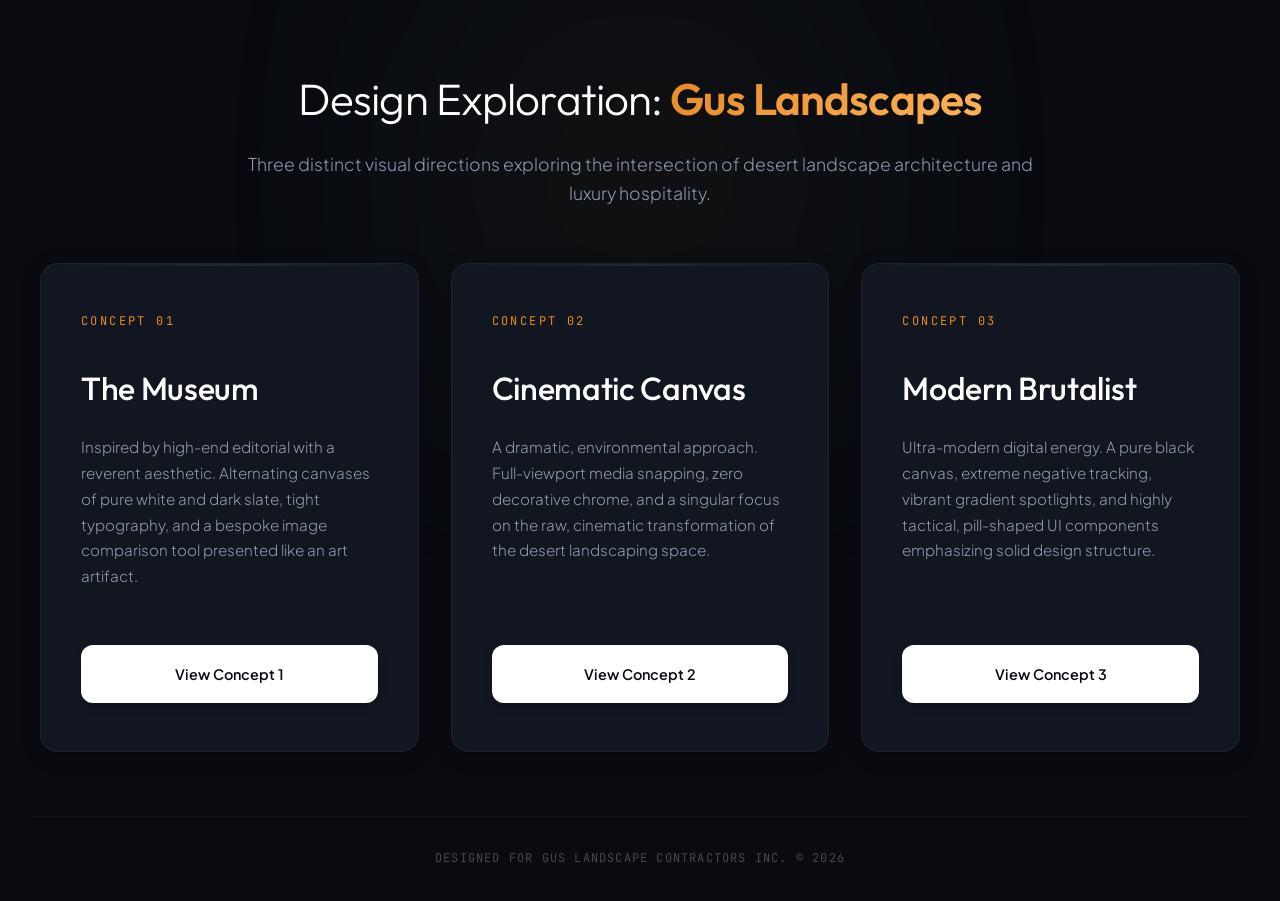
<file: index.html>
<!DOCTYPE html>
<html lang="en">
<head>
    <meta charset="UTF-8">
    <meta name="viewport" content="width=device-width, initial-scale=1.0">
    <title>Design Exploration: Gus Landscapes</title>
    <link rel="stylesheet" href="shared.css">
    <style>
        :root {
            --bg-hub: #090b11;
            --card-bg: #121620;
            --card-border: rgba(255, 255, 255, 0.05);
            --card-border-hover: rgba(231, 139, 36, 0.3);
            --text-muted: #8e9bb0;
            --accent-gold: #e78b24;
            --accent-sage: #5f8a5a;
        }

        body {
            background-color: var(--bg-hub);
            color: #f8fafc;
            font-family: 'Plus Jakarta Sans', sans-serif;
            min-height: 100vh;
            display: flex;
            flex-direction: column;
            justify-content: space-between;
            align-items: center;
            padding: 4rem 2rem 2rem 2rem;
            position: relative;
            overflow-x: hidden;
        }

        /* Subtle radial ambient glow behind the hub */
        body::before {
            content: '';
            position: absolute;
            top: 20%;
            left: 50%;
            transform: translate(-50%, -50%);
            width: 600px;
            height: 600px;
            background: radial-gradient(circle, rgba(231, 139, 36, 0.05) 0%, rgba(95, 138, 90, 0.03) 50%, transparent 100%);
            z-index: -1;
            pointer-events: none;
            filter: blur(80px);
        }

        .header-section {
            text-align: center;
            max-width: 800px;
            margin-bottom: 3.5rem;
            opacity: 0;
            transform: translateY(-20px);
            animation: slideDown 1s cubic-bezier(0.16, 1, 0.3, 1) forwards;
        }

        @keyframes slideDown {
            to {
                opacity: 1;
                transform: translateY(0);
            }
        }

        .main-title {
            font-family: 'Outfit', sans-serif;
            font-size: 2.75rem;
            font-weight: 300;
            letter-spacing: -0.02em;
            margin-bottom: 1rem;
            color: #ffffff;
        }

        .main-title span {
            font-weight: 600;
            background: linear-gradient(135deg, var(--accent-gold), #ffb259);
            -webkit-background-clip: text;
            -webkit-text-fill-color: transparent;
        }

        .subtitle {
            font-family: 'Plus Jakarta Sans', sans-serif;
            font-size: 1.1rem;
            font-weight: 300;
            color: var(--text-muted);
            line-height: 1.6;
        }

        .cards-grid {
            display: grid;
            grid-template-columns: repeat(3, 1fr);
            gap: 2rem;
            max-width: 1200px;
            width: 100%;
            margin-bottom: auto;
            opacity: 0;
            transform: translateY(30px);
            animation: slideUp 1.2s cubic-bezier(0.16, 1, 0.3, 1) 0.2s forwards;
        }

        @keyframes slideUp {
            to {
                opacity: 1;
                transform: translateY(0);
            }
        }

        @media (max-width: 968px) {
            .cards-grid {
                grid-template-columns: 1fr;
                gap: 1.5rem;
            }
            body {
                padding: 2rem 1.5rem;
            }
            .main-title {
                font-size: 2.25rem;
            }
        }

        .concept-card {
            background-color: var(--card-bg);
            border: 1px solid var(--card-border);
            border-radius: 18px;
            padding: 3rem 2.5rem;
            display: flex;
            flex-direction: column;
            justify-content: space-between;
            min-height: 480px;
            transition: var(--transition-smooth);
            position: relative;
            overflow: hidden;
            box-shadow: 0 4px 20px rgba(0, 0, 0, 0.2);
        }

        /* Ambient glow line on card top border */
        .concept-card::after {
            content: '';
            position: absolute;
            top: 0;
            left: 0;
            width: 100%;
            height: 2px;
            background: linear-gradient(90deg, transparent, rgba(255, 255, 255, 0.08), transparent);
            transition: var(--transition-smooth);
        }

        .concept-card:hover {
            transform: translateY(-8px);
            border-color: var(--card-border-hover);
            box-shadow: 0 20px 40px rgba(0, 0, 0, 0.4), 
                        0 0 40px rgba(231, 139, 36, 0.05);
        }

        .concept-card:hover::after {
            background: linear-gradient(90deg, transparent, var(--accent-gold), transparent);
        }

        .card-number {
            font-family: 'JetBrains Mono', monospace;
            font-size: 0.75rem;
            color: var(--accent-gold);
            text-transform: uppercase;
            letter-spacing: 0.2em;
            margin-bottom: 2rem;
        }

        .card-title {
            font-family: 'Outfit', sans-serif;
            font-size: 2rem;
            font-weight: 500;
            color: #ffffff;
            margin-bottom: 1.25rem;
            letter-spacing: -0.01em;
        }

        .card-desc {
            font-size: 0.95rem;
            color: var(--text-muted);
            line-height: 1.7;
            font-weight: 300;
            margin-bottom: 3.5rem;
        }

        .card-btn {
            font-family: 'Plus Jakarta Sans', sans-serif;
            font-weight: 600;
            font-size: 0.9rem;
            text-align: center;
            color: #090b11;
            background-color: #ffffff;
            border: none;
            padding: 1.1rem 2rem;
            border-radius: 12px;
            text-decoration: none;
            cursor: pointer;
            transition: var(--transition-smooth);
            display: block;
            width: 100%;
            box-shadow: 0 4px 10px rgba(0, 0, 0, 0.15);
        }

        .concept-card:hover .card-btn {
            background-color: var(--accent-gold);
            color: #ffffff;
            box-shadow: 0 6px 15px rgba(231, 139, 36, 0.3);
        }

        /* Specific card hover highlights */
        .concept-card.c1:hover {
            border-color: rgba(95, 138, 90, 0.3);
        }
        .concept-card.c1:hover .card-btn {
            background-color: var(--accent-sage);
            box-shadow: 0 6px 15px rgba(95, 138, 90, 0.3);
        }

        .concept-card.c3:hover {
            border-color: rgba(255, 255, 255, 0.2);
        }
        .concept-card.c3:hover .card-btn {
            background-color: #ffffff;
            color: #000000;
            box-shadow: 0 6px 15px rgba(255, 255, 255, 0.2);
        }

        .footer-hub {
            text-align: center;
            font-family: 'JetBrains Mono', monospace;
            font-size: 0.75rem;
            color: rgba(255, 255, 255, 0.25);
            text-transform: uppercase;
            letter-spacing: 0.1em;
            margin-top: 4rem;
            border-top: 1px solid rgba(255, 255, 255, 0.03);
            width: 100%;
            padding-top: 2rem;
        }

        /* Hide the concept switcher in the hub page since it's redundant */
        .concept-switcher-container {
            display: none !important;
        }
    </style>
</head>
<body>

    <div class="header-section">
        <h1 class="main-title">Design Exploration: <span>Gus Landscapes</span></h1>
        <p class="subtitle">Three distinct visual directions exploring the intersection of desert landscape architecture and luxury hospitality.</p>
    </div>

    <div class="cards-grid">
        <!-- Concept 01: The Museum -->
        <div class="concept-card c1">
            <div>
                <div class="card-number">Concept 01</div>
                <h2 class="card-title">The Museum</h2>
                <p class="card-desc">Inspired by high-end editorial with a reverent aesthetic. Alternating canvases of pure white and dark slate, tight typography, and a bespoke image comparison tool presented like an art artifact.</p>
            </div>
            <a href="concept1.html" class="card-btn">View Concept 1</a>
        </div>

        <!-- Concept 02: Cinematic Canvas -->
        <div class="concept-card c2">
            <div>
                <div class="card-number">Concept 02</div>
                <h2 class="card-title">Cinematic Canvas</h2>
                <p class="card-desc">A dramatic, environmental approach. Full-viewport media snapping, zero decorative chrome, and a singular focus on the raw, cinematic transformation of the desert landscaping space.</p>
            </div>
            <a href="concept2.html" class="card-btn">View Concept 2</a>
        </div>

        <!-- Concept 03: Modern Brutalist -->
        <div class="concept-card c3">
            <div>
                <div class="card-number">Concept 03</div>
                <h2 class="card-title">Modern Brutalist</h2>
                <p class="card-desc">Ultra-modern digital energy. A pure black canvas, extreme negative tracking, vibrant gradient spotlights, and highly tactical, pill-shaped UI components emphasizing solid design structure.</p>
            </div>
            <a href="concept3.html" class="card-btn">View Concept 3</a>
        </div>
    </div>

    <footer class="footer-hub">
        Designed for Gus Landscape Contractors Inc. &copy; 2026
    </footer>

    <!-- Shared JS containing dynamic switcher logic (though switcher is hidden on index, it's nice to keep in lifecycle) -->
    <script src="main.js"></script>
</body>
</html>
</file>
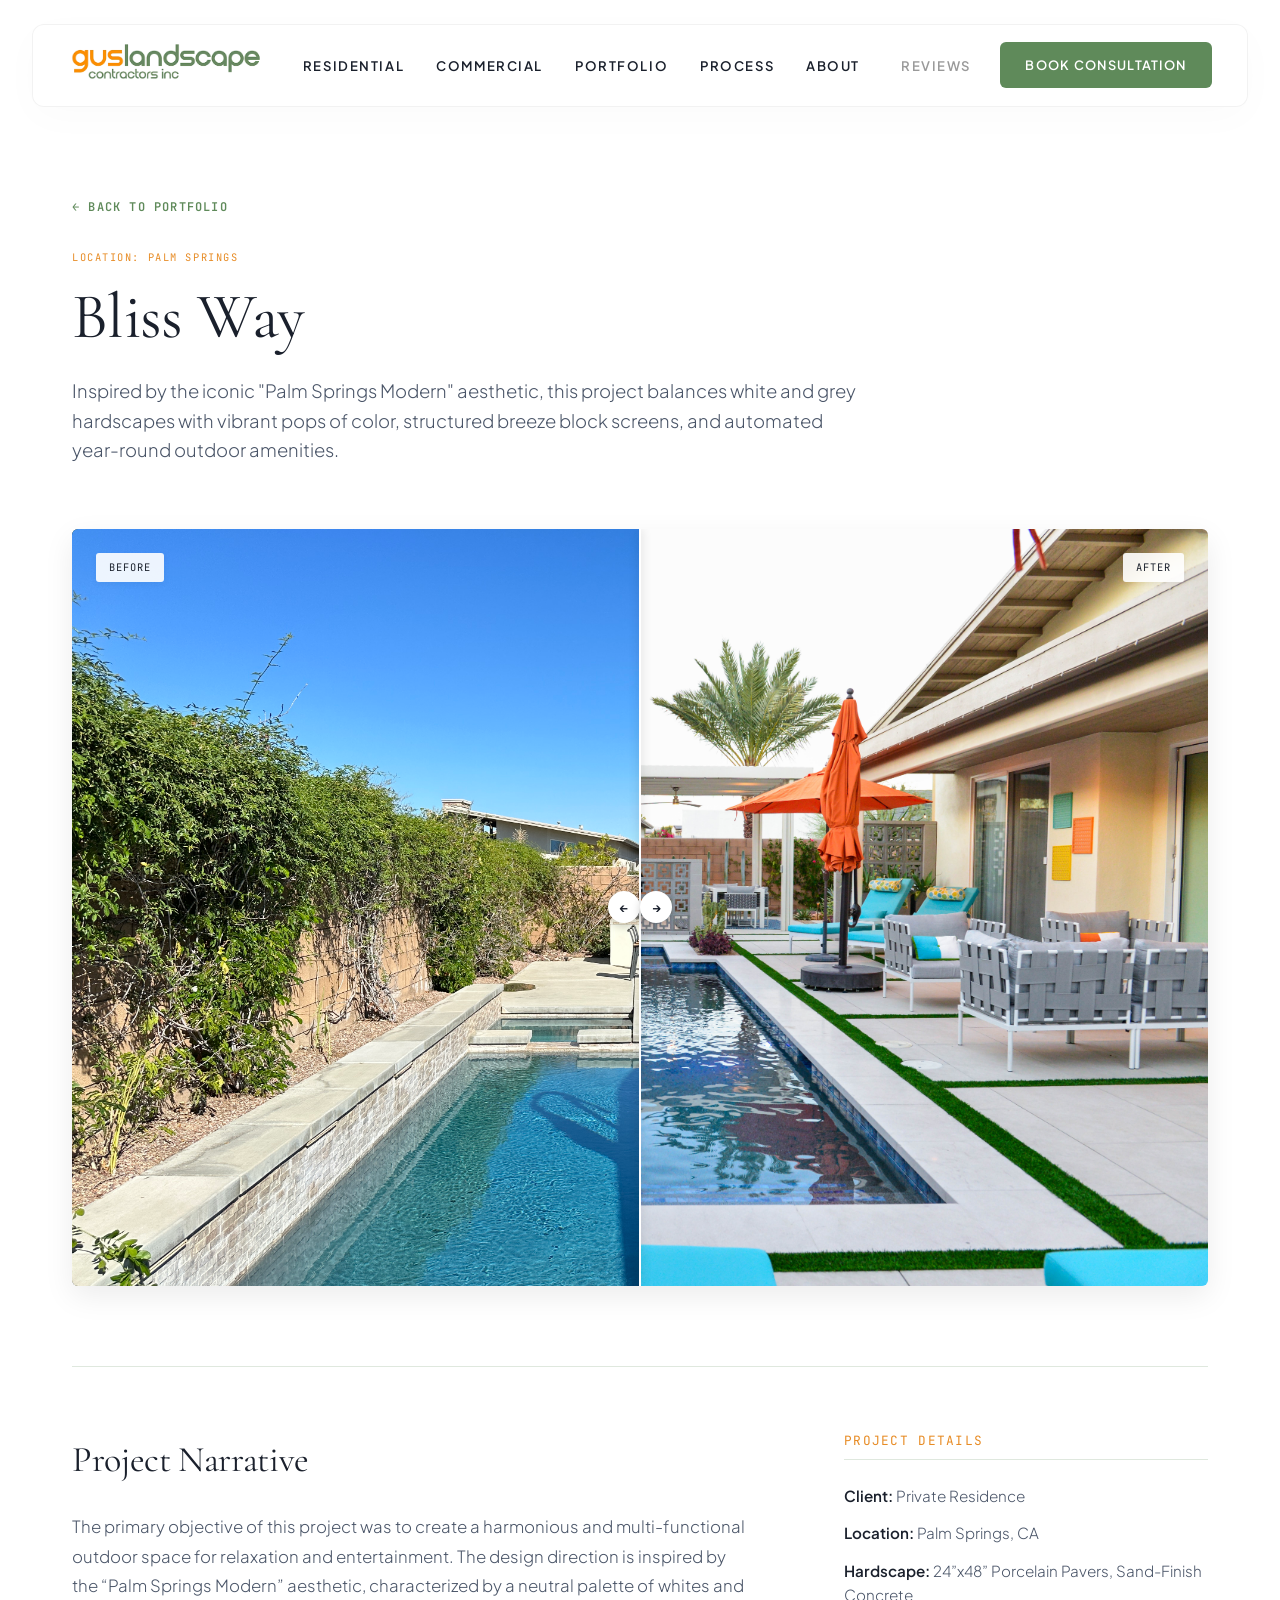
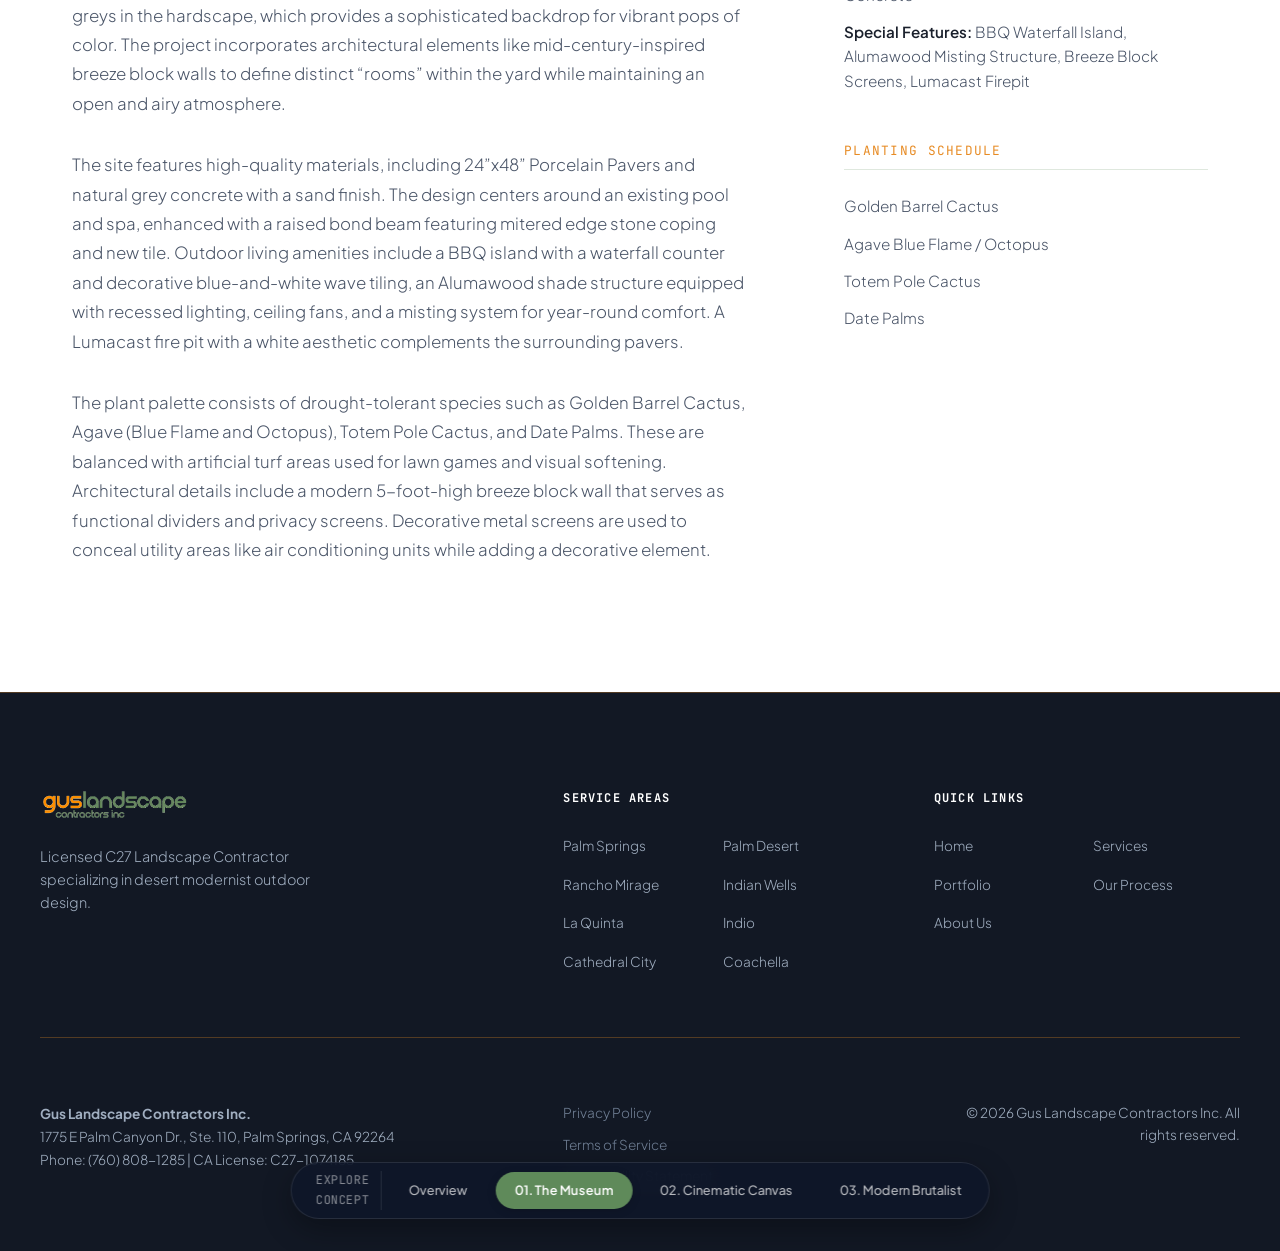
<file: project-bliss-way.html>
<!DOCTYPE html>
<html lang="en">
<head>
    <meta charset="UTF-8">
    <meta name="viewport" content="width=device-width, initial-scale=1.0">
    <title>Bliss Way Project | Gus Landscapes</title>
    <meta name="description" content="Bliss Way modern landscaping renovation in Palm Springs, CA by Gus Landscape Contractors.">
    <link rel="stylesheet" href="shared.css">
    <link rel="stylesheet" href="concept1.css">
</head>
<body class="theme-museum page-fade-in">

    <!-- Creative Floating Navigation (Same as Concept 1) -->
    <header class="museum-header">
        <div class="header-container">
            <a href="index.html" class="logo-link">
                <img src="Images/logo_transparent.png" alt="Gus Landscape Contractors Inc." class="museum-logo">
            </a>
            <div class="nav-wrapper">
                <nav class="primary-nav">
                    <a href="concept1.html#services" class="nav-link">Residential</a>
                    <a href="concept1.html#services" class="nav-link">Commercial</a>
                    <a href="concept1.html#portfolio" class="nav-link">Portfolio</a>
                    <a href="concept1.html#process" class="nav-link">Process</a>
                    <a href="concept1.html#about" class="nav-link">About</a>
                </nav>
            </div>
            <div class="utility-nav">
                <a href="concept1.html#reviews" class="nav-link-sub">Reviews</a>
                <a href="concept1.html#contact" class="header-cta-btn">Book Consultation</a>
            </div>
        </div>
    </header>

    <main>
        <!-- Project Detail Section -->
        <section class="project-detail-hero">
            <div class="project-header-info">
                <a href="concept1.html#portfolio" class="back-link">&larr; Back to Portfolio</a>
                <span class="detail-label" style="display:block; margin-bottom:1rem; color:var(--color-orange)">LOCATION: PALM SPRINGS</span>
                <h1 class="project-title">Bliss Way</h1>
                <p class="project-summary">Inspired by the iconic "Palm Springs Modern" aesthetic, this project balances white and grey hardscapes with vibrant pops of color, structured breeze block screens, and automated year-round outdoor amenities.</p>
            </div>

            <!-- Before/After Slider Component -->
            <div class="project-detail-visual">
                <div class="before-after-slider">
                    <div class="slider-container">
                        <img src="Images/case_studies/bliss_way_after.jpg" alt="Bliss Way After" class="img-after">
                        <div class="img-before" style="width: 50%;">
                            <img src="Images/case_studies/bliss_way_before.jpg" alt="Bliss Way Before">
                        </div>
                        <div class="slider-handle" style="left: 50%;">
                            <div class="slider-arrow arrow-left">&#8592;</div>
                            <div class="slider-line"></div>
                            <div class="slider-arrow arrow-right">&#8594;</div>
                        </div>
                        <div class="badge-tag before-badge">Before</div>
                        <div class="badge-tag after-badge">After</div>
                    </div>
                </div>
            </div>

            <!-- Project Narrative and Specifications -->
            <div class="project-narrative-container">
                <div class="narrative-main">
                    <h2>Project Narrative</h2>
                    <p>The primary objective of this project was to create a harmonious and multi-functional outdoor space for relaxation and entertainment. The design direction is inspired by the “Palm Springs Modern” aesthetic, characterized by a neutral palette of whites and greys in the hardscape, which provides a sophisticated backdrop for vibrant pops of color. The project incorporates architectural elements like mid-century-inspired breeze block walls to define distinct “rooms” within the yard while maintaining an open and airy atmosphere.</p>
                    <p>The site features high-quality materials, including 24”x48” Porcelain Pavers and natural grey concrete with a sand finish. The design centers around an existing pool and spa, enhanced with a raised bond beam featuring mitered edge stone coping and new tile. Outdoor living amenities include a BBQ island with a waterfall counter and decorative blue-and-white wave tiling, an Alumawood shade structure equipped with recessed lighting, ceiling fans, and a misting system for year-round comfort. A Lumacast fire pit with a white aesthetic complements the surrounding pavers.</p>
                    <p>The plant palette consists of drought-tolerant species such as Golden Barrel Cactus, Agave (Blue Flame and Octopus), Totem Pole Cactus, and Date Palms. These are balanced with artificial turf areas used for lawn games and visual softening. Architectural details include a modern 5-foot-high breeze block wall that serves as functional dividers and privacy screens. Decorative metal screens are used to conceal utility areas like air conditioning units while adding a decorative element.</p>
                </div>
                <div class="narrative-sidebar">
                    <div class="sidebar-block">
                        <h4>Project Details</h4>
                        <ul>
                            <li><strong>Client:</strong> Private Residence</li>
                            <li><strong>Location:</strong> Palm Springs, CA</li>
                            <li><strong>Hardscape:</strong> 24”x48” Porcelain Pavers, Sand-Finish Concrete</li>
                            <li><strong>Special Features:</strong> BBQ Waterfall Island, Alumawood Misting Structure, Breeze Block Screens, Lumacast Firepit</li>
                        </ul>
                    </div>
                    <div class="sidebar-block">
                        <h4>Planting Schedule</h4>
                        <ul>
                            <li>Golden Barrel Cactus</li>
                            <li>Agave Blue Flame / Octopus</li>
                            <li>Totem Pole Cactus</li>
                            <li>Date Palms</li>
                        </ul>
                    </div>
                </div>
            </div>
        </section>
    </main>

    <!-- Footer (Same as Concept 1) -->
    <footer class="museum-footer">
        <div class="footer-container">
            <div class="footer-row-top">
                <div class="footer-col-brand">
                    <img src="Images/logo_transparent.png" alt="Gus Landscapes" class="footer-logo">
                    <p class="brand-tagline">Licensed C27 Landscape Contractor specializing in desert modernist outdoor design.</p>
                </div>
                <div class="footer-col-links">
                    <h5 class="footer-col-title">Service Areas</h5>
                    <ul class="footer-links-list">
                        <li><a href="concept1.html#contact">Palm Springs</a></li>
                        <li><a href="concept1.html#contact">Palm Desert</a></li>
                        <li><a href="concept1.html#contact">Rancho Mirage</a></li>
                        <li><a href="concept1.html#contact">Indian Wells</a></li>
                        <li><a href="concept1.html#contact">La Quinta</a></li>
                        <li><a href="concept1.html#contact">Indio</a></li>
                        <li><a href="concept1.html#contact">Cathedral City</a></li>
                        <li><a href="concept1.html#contact">Coachella</a></li>
                    </ul>
                </div>
                <div class="footer-col-links">
                    <h5 class="footer-col-title">Quick Links</h5>
                    <ul class="footer-links-list">
                        <li><a href="concept1.html">Home</a></li>
                        <li><a href="concept1.html#services">Services</a></li>
                        <li><a href="concept1.html#portfolio">Portfolio</a></li>
                        <li><a href="concept1.html#process">Our Process</a></li>
                        <li><a href="concept1.html#about">About Us</a></li>
                    </ul>
                </div>
            </div>
            <div class="footer-row-bottom">
                <div class="nap-data">
                    <strong>Gus Landscape Contractors Inc.</strong><br>
                    1775 E Palm Canyon Dr., Ste. 110, Palm Springs, CA 92264<br>
                    Phone: (760) 808-1285 | CA License: C27-1074185
                </div>
                <div class="compliance-links">
                    <a href="#privacy">Privacy Policy</a>
                    <a href="#terms">Terms of Service</a>
                    <a href="#accessibility">Accessibility Statement</a>
                </div>
                <div class="copyright">
                    &copy; 2026 Gus Landscape Contractors Inc. All rights reserved.
                </div>
            </div>
        </div>
    </footer>

    <!-- Shared JS script containing interactive controllers -->
    <script src="main.js"></script>
</body>
</html>
</file>
<file: shared.css>
/* ==========================================
   Shared Stylesheet for Gus Landscapes Redesign
   Contains: Resets, Fonts, Variables, Utilities, Switcher Layout
   ========================================== */

/* Import Google Fonts */
@import url('https://fonts.googleapis.com/css2?family=Cormorant+Garamond:ital,wght@0,300;0,400;0,600;1,400&family=DM+Sans:wght@300;400;500;700&family=JetBrains+Mono:wght@400;500;700&family=Outfit:wght@300;400;600;800&family=Plus+Jakarta+Sans:wght@300;400;500;600;700&family=Syne:wght@400;700;800&display=swap');

:root {
    /* Logo Brand Colors */
    --color-orange: #E78B24;
    --color-sage: #5F8A5A;
    --color-sage-light: #8EAE8A;
    --color-sage-dark: #3F5E3B;

    /* Base Colors */
    --bg-dark: #0f172a;
    --bg-light: #faf9f6;
    --text-dark: #1e293b;
    --text-light: #f8fafc;
    
    /* Spacing & Transitions */
    --transition-smooth: all 0.4s cubic-bezier(0.16, 1, 0.3, 1);
    --transition-quick: all 0.2s ease;
}

/* Modern CSS Reset */
*, *::before, *::after {
    box-sizing: border-box;
    margin: 0;
    padding: 0;
}

html {
    scroll-behavior: smooth;
    -webkit-font-smoothing: antialiased;
    -moz-osx-font-smoothing: grayscale;
}

body {
    font-family: 'Plus Jakarta Sans', sans-serif;
    color: var(--text-dark);
    background-color: var(--bg-light);
    overflow-x: hidden;
    line-height: 1.6;
}

/* Premium Floating Theme Switcher */
.concept-switcher-container {
    position: fixed;
    bottom: 2rem;
    left: 50%;
    transform: translateX(-50%) translateY(0);
    z-index: 9999;
    transition: var(--transition-smooth);
}

.concept-switcher-container:hover {
    transform: translateX(-50%) translateY(-4px);
}

.concept-switcher {
    display: flex;
    align-items: center;
    gap: 0.5rem;
    padding: 0.5rem;
    background: rgba(15, 23, 42, 0.85);
    backdrop-filter: blur(12px);
    -webkit-backdrop-filter: blur(12px);
    border: 1px solid rgba(255, 255, 255, 0.1);
    border-radius: 999px;
    box-shadow: 0 10px 30px rgba(0, 0, 0, 0.3);
}

.concept-switcher-label {
    font-family: 'JetBrains Mono', monospace;
    font-size: 0.75rem;
    color: rgba(255, 255, 255, 0.5);
    padding: 0 0.75rem 0 1rem;
    text-transform: uppercase;
    letter-spacing: 0.05em;
    border-right: 1px solid rgba(255, 255, 255, 0.1);
}

.concept-switcher-btn {
    font-family: 'Plus Jakarta Sans', sans-serif;
    font-size: 0.8rem;
    font-weight: 500;
    color: rgba(255, 255, 255, 0.7);
    text-decoration: none;
    padding: 0.5rem 1.2rem;
    border-radius: 999px;
    transition: var(--transition-smooth);
    border: none;
    background: transparent;
    cursor: pointer;
    white-space: nowrap;
}

.concept-switcher-btn:hover {
    color: #fff;
    background: rgba(255, 255, 255, 0.1);
}

.concept-switcher-btn.active {
    color: #0f172a;
    background: #fff;
    font-weight: 600;
    box-shadow: 0 2px 8px rgba(0, 0, 0, 0.15);
}

/* Switcher custom behavior based on active concepts */
body.theme-museum .concept-switcher-btn.active-museum {
    background: var(--color-sage);
    color: #fff;
}

body.theme-cinema .concept-switcher-btn.active-cinema {
    background: var(--color-orange);
    color: #fff;
}

body.theme-brutalist .concept-switcher-btn.active-brutalist {
    background: #fff;
    color: #000;
    font-family: 'JetBrains Mono', monospace;
    border: 1px solid #000;
}

/* Quick Page Transition Animation */
.page-fade-in {
    animation: fadeIn 0.8s cubic-bezier(0.16, 1, 0.3, 1) forwards;
}

@keyframes fadeIn {
    from {
        opacity: 0;
        transform: translateY(10px);
    }
    to {
        opacity: 1;
        transform: translateY(0);
    }
}

/* Hide scrollbar utility for Cinematic snapping */
.no-scrollbar::-webkit-scrollbar {
    display: none;
}
.no-scrollbar {
    -ms-overflow-style: none;
    scrollbar-width: none;
}
</file>
<file: concept1.css>
/* ==========================================
   Concept 1: The Museum (High-End Editorial)
   Theme: Luxury design magazine layout, alternating
   light and dark slates, elegant typography, serif
   headings, 1px borders, and custom slider styles.
   ========================================== */

:root {
    --museum-bg-light: #ffffff;
    --museum-bg-dark: #121824;
    --museum-border-color: rgba(95, 138, 90, 0.2); /* stand out green for light sections */
    --museum-border-dark: rgba(231, 139, 36, 0.3);  /* stand out orange for dark sections */
    --museum-text-dark: #1a202c;
    --museum-text-light: #f7fafc;
}

body.theme-museum {
    font-family: 'Plus Jakarta Sans', sans-serif;
    color: var(--museum-text-dark);
    background-color: var(--museum-bg-light);
}

/* Typography Overrides */
.theme-museum h1, 
.theme-museum h2, 
.theme-museum h3, 
.theme-museum h4 {
    font-family: 'Cormorant Garamond', serif;
    font-weight: 400;
    letter-spacing: -0.01em;
    color: var(--museum-text-dark);
}

/* Scroll reveal initial states */
.theme-museum .reveal-on-scroll {
    opacity: 0;
    transform: translateY(20px);
    transition: opacity 1.2s cubic-bezier(0.16, 1, 0.3, 1), transform 1.2s cubic-bezier(0.16, 1, 0.3, 1);
    will-change: transform, opacity;
}

.theme-museum .reveal-on-scroll.revealed {
    opacity: 1;
    transform: translateY(0);
}

.theme-museum .reveal-delay-1 {
    transition-delay: 0.15s;
}

.theme-museum .reveal-delay-2 {
    transition-delay: 0.3s;
}

.theme-museum .reveal-delay-3 {
    transition-delay: 0.45s;
}

/* Navigation - Museum Style */
.museum-header {
    background-color: rgba(255, 255, 255, 0.75);
    backdrop-filter: blur(20px);
    -webkit-backdrop-filter: blur(20px);
    border: 1px solid rgba(0, 0, 0, 0.05);
    position: fixed;
    top: 1.5rem;
    left: 50%;
    transform: translateX(-50%);
    width: calc(100% - 4rem);
    max-width: 1300px;
    z-index: 1000;
    padding: 1rem 2.2rem;
    border-radius: 12px;
    box-shadow: 0 10px 40px rgba(0, 0, 0, 0.02), 0 1px 3px rgba(0, 0, 0, 0.01);
    transition: var(--transition-smooth);
}

.header-container {
    max-width: 100%;
    margin: 0 auto;
    display: flex;
    justify-content: space-between;
    align-items: center;
}

.museum-logo {
    height: 42px;
    object-fit: contain;
    transition: var(--transition-quick);
}

.museum-logo:hover {
    transform: scale(1.03);
}

.primary-nav {
    display: flex;
    gap: 2rem;
}

.nav-link {
    font-size: 0.82rem;
    font-weight: 600;
    text-transform: uppercase;
    letter-spacing: 0.12em;
    color: var(--museum-text-dark);
    text-decoration: none;
    position: relative;
    padding: 0.5rem 0;
    white-space: nowrap;
    transition: var(--transition-quick);
}

.nav-link::after {
    content: '';
    position: absolute;
    bottom: 0;
    left: 0;
    width: 100%;
    height: 2px;
    background-color: var(--color-sage);
    transform: scaleX(0);
    transform-origin: right;
    transition: transform 0.4s cubic-bezier(0.16, 1, 0.3, 1);
}

.nav-link:hover {
    color: var(--color-sage);
}

.nav-link:hover::after {
    transform: scaleX(1);
    transform-origin: left;
}

.utility-nav {
    display: flex;
    align-items: center;
    gap: 1.8rem;
}

.nav-link-sub {
    font-size: 0.82rem;
    font-weight: 600;
    text-transform: uppercase;
    letter-spacing: 0.12em;
    color: rgba(0, 0, 0, 0.4);
    text-decoration: none;
    transition: var(--transition-quick);
    white-space: nowrap;
}

.nav-link-sub:hover {
    color: var(--museum-text-dark);
}

.header-cta-btn {
    font-size: 0.8rem;
    font-weight: 600;
    text-transform: uppercase;
    letter-spacing: 0.1em;
    color: #ffffff;
    background-color: var(--color-sage);
    border: none;
    padding: 0.8rem 1.6rem;
    border-radius: 6px;
    text-decoration: none;
    white-space: nowrap;
    transition: var(--transition-quick);
}

.header-cta-btn:hover {
    background-color: var(--color-sage-dark);
    box-shadow: 0 4px 12px rgba(95, 138, 90, 0.2);
}

/* Hero Section */
.museum-hero {
    position: relative;
    z-index: 1;
    overflow: hidden;
    display: grid;
    grid-template-columns: 1.1fr 0.9fr;
    max-width: 1300px;
    margin: 0 auto;
    padding: 10rem 2rem 6rem 2rem;
    align-items: center;
    gap: 4rem;
}

.hero-content {
    display: flex;
    flex-direction: column;
    align-items: flex-start;
}

.geo-anchor {
    font-family: 'JetBrains Mono', monospace;
    font-size: 0.75rem;
    text-transform: uppercase;
    letter-spacing: 0.15em;
    color: var(--color-orange);
    margin-bottom: 1.5rem;
}

.hero-headline {
    font-size: 4rem;
    line-height: 1.1;
    margin-bottom: 2rem;
    word-break: keep-all;
}

.hero-body {
    font-size: 1.05rem;
    color: #4a5568;
    line-height: 1.7;
    font-weight: 300;
    max-width: 520px;
    margin-bottom: 3rem;
}

.hero-actions {
    display: flex;
    gap: 1.5rem;
}

.btn-primary {
    font-size: 0.85rem;
    font-weight: 600;
    text-transform: uppercase;
    letter-spacing: 0.1em;
    color: #ffffff;
    background-color: var(--color-sage);
    padding: 1.1rem 2.2rem;
    border-radius: 4px;
    text-decoration: none;
    transition: var(--transition-smooth);
    box-shadow: 0 4px 12px rgba(95, 138, 90, 0.2);
}

.btn-primary:hover {
    background-color: var(--color-sage-dark);
}

.btn-secondary {
    font-size: 0.85rem;
    font-weight: 600;
    text-transform: uppercase;
    letter-spacing: 0.1em;
    color: var(--museum-text-dark);
    border: 1px solid var(--museum-text-dark);
    padding: 1.1rem 2.2rem;
    border-radius: 4px;
    text-decoration: none;
    transition: var(--transition-smooth);
}

.btn-secondary:hover {
    background-color: var(--museum-text-dark);
    color: #ffffff;
}

/* Background Guidelines & Video for Editorial Look */
.museum-bg-grid {
    position: absolute;
    top: 0;
    left: 50%;
    transform: translateX(-50%);
    width: calc(100% - 4rem);
    max-width: 1300px;
    height: 100%;
    pointer-events: none;
    z-index: 1;
}

.grid-line {
    position: absolute;
    background-color: rgba(0, 0, 0, 0.04);
}

.line-v1 {
    top: 0;
    left: 0;
    width: 1px;
    height: 100%;
}

.line-v2 {
    top: 0;
    left: 55%;
    width: 1px;
    height: 100%;
}

.line-v3 {
    top: 0;
    right: 0;
    width: 1px;
    height: 100%;
}

.line-h1 {
    bottom: 0;
    left: 0;
    width: 100%;
    height: 1px;
}

.hero-video-wrapper {
    position: absolute;
    top: 0;
    left: 0;
    width: 100%;
    height: 100%;
    z-index: -1;
    overflow: hidden;
}

.hero-video-bg {
    width: 100%;
    height: 100%;
    object-fit: cover;
    opacity: 0.35;
    filter: grayscale(10%);
    transition: opacity 1.5s ease;
}

.hero-video-overlay {
    position: absolute;
    top: 0;
    left: 0;
    width: 100%;
    height: 100%;
    background: linear-gradient(90deg, 
        rgba(255, 255, 255, 0.96) 0%, 
        rgba(255, 255, 255, 0.75) 45%, 
        rgba(255, 255, 255, 0.2) 75%, 
        rgba(255, 255, 255, 0) 100%);
    pointer-events: none;
}

/* Floating Editorial Placard Card */
.hero-placard {
    position: relative;
    width: 100%;
    padding: 3rem;
    background: rgba(255, 255, 255, 0.85);
    backdrop-filter: blur(20px);
    -webkit-backdrop-filter: blur(20px);
    border: 1px solid rgba(0, 0, 0, 0.05);
    border-radius: 12px;
    box-shadow: 0 30px 60px rgba(0, 0, 0, 0.04), 0 4px 10px rgba(0, 0, 0, 0.01);
    transition: var(--transition-smooth);
    z-index: 2;
    overflow: hidden;
}

.hero-placard:hover {
    transform: translateY(-5px);
    box-shadow: 0 40px 80px rgba(0, 0, 0, 0.06), 0 6px 15px rgba(0, 0, 0, 0.02);
}

.placard-border {
    position: absolute;
    top: 0;
    left: 0;
    width: 4px;
    height: 100%;
    background-color: var(--color-orange);
}

.placard-mono {
    font-family: 'JetBrains Mono', monospace;
    font-size: 0.7rem;
    font-weight: 600;
    text-transform: uppercase;
    letter-spacing: 0.18em;
    color: var(--color-orange);
    display: block;
    margin-bottom: 1rem;
}

.placard-title {
    font-size: 2.2rem;
    line-height: 1.2;
    color: var(--museum-text-dark);
    margin-bottom: 1rem;
    font-family: 'Cormorant Garamond', serif;
    font-style: italic;
}

.placard-text {
    font-size: 0.95rem;
    color: #4a5568;
    line-height: 1.7;
    font-weight: 300;
    margin-bottom: 2rem;
}

.placard-link {
    font-family: 'JetBrains Mono', monospace;
    font-size: 0.75rem;
    font-weight: 600;
    text-transform: uppercase;
    letter-spacing: 0.12em;
    color: var(--color-sage);
    display: flex;
    align-items: center;
    gap: 0.6rem;
}

.dot-indicator {
    display: inline-block;
    width: 8px;
    height: 8px;
    background-color: var(--color-sage);
    border-radius: 50%;
    position: relative;
}

.dot-indicator::after {
    content: '';
    position: absolute;
    top: -4px;
    left: -4px;
    right: -4px;
    bottom: -4px;
    border: 1px solid var(--color-sage);
    border-radius: 50%;
    animation: pulse-dot 1.8s infinite ease-in-out;
}

@keyframes pulse-dot {
    0% {
        transform: scale(1);
        opacity: 1;
    }
    100% {
        transform: scale(2.2);
        opacity: 0;
    }
}

/* Common Section Header Styles */
.section-header {
    text-align: center;
    max-width: 700px;
    margin: 0 auto 5rem auto;
}

.section-tag {
    font-family: 'JetBrains Mono', monospace;
    font-size: 0.75rem;
    text-transform: uppercase;
    letter-spacing: 0.2em;
    color: var(--color-orange);
    margin-bottom: 1rem;
}

.section-title {
    font-size: 3rem;
    line-height: 1.2;
    margin-bottom: 1.25rem;
}

.section-subtitle {
    font-size: 1.05rem;
    color: #718096;
    font-weight: 300;
    line-height: 1.6;
}

/* Alternating Dark slate block - Services */
.museum-services {
    background-color: var(--museum-bg-dark);
    padding: 6rem 2rem;
}

.museum-services .section-title,
.museum-services .section-subtitle {
    color: var(--museum-text-light);
}

.services-rows {
    max-width: 1200px;
    margin: 0 auto;
    display: flex;
    flex-direction: column;
    gap: 6rem;
    border-top: 1px solid var(--museum-border-dark);
    padding-top: 4rem;
}

.services-row {
    display: grid;
    grid-template-columns: 1.15fr 0.85fr;
    gap: 6rem;
    align-items: center;
    padding-bottom: 6rem;
    border-bottom: 1px solid var(--museum-border-dark);
}

.services-row:last-child {
    border-bottom: none;
    padding-bottom: 0;
}

.services-row.row-reverse {
    grid-template-columns: 0.85fr 1.15fr;
}

.services-row.row-reverse .service-info {
    order: 2;
}

.services-row.row-reverse .service-visual {
    order: 1;
}

.service-info {
    display: flex;
    flex-direction: column;
}

.service-visual {
    width: 100%;
}

.service-image-wrapper {
    position: relative;
    width: 100%;
    padding-bottom: 120%; /* Premium vertical image layout */
    overflow: hidden;
    border-radius: 8px;
    background-color: rgba(255, 255, 255, 0.02);
    border: 1px solid var(--museum-border-dark);
    box-shadow: 0 20px 40px rgba(0, 0, 0, 0.15);
}

.service-img {
    position: absolute;
    top: 0;
    left: 0;
    width: 100%;
    height: 100%;
    object-fit: cover;
    filter: saturate(0.85) contrast(1.05);
    transition: transform 1.8s cubic-bezier(0.16, 1, 0.3, 1);
}

.service-image-wrapper:hover .service-img {
    transform: scale(1.06) translateY(-5px);
}

.service-number {
    font-family: 'JetBrains Mono', monospace;
    font-size: 0.85rem;
    color: var(--color-orange);
    margin-bottom: 1.5rem;
}

.theme-museum .service-name {
    font-size: 2.5rem;
    color: var(--color-orange);
    margin-bottom: 1.5rem;
    font-family: 'Cormorant Garamond', serif;
}

.service-name em {
    font-style: italic;
    font-weight: 300;
}

.service-description {
    color: #a0aec0;
    font-weight: 300;
    line-height: 1.7;
    margin-bottom: 2.5rem;
    font-size: 1rem;
}

.service-features {
    list-style: none;
    border-top: 1px solid var(--museum-border-dark);
    padding-top: 2rem;
}

.service-features li {
    font-size: 0.95rem;
    color: #cbd5e0;
    margin-bottom: 1rem;
    position: relative;
    padding-left: 1.8rem;
    font-weight: 300;
}

.service-features li::before {
    content: '';
    position: absolute;
    left: 0;
    top: 0.55em;
    width: 8px;
    height: 8px;
    border: 1px solid var(--color-orange);
    border-radius: 50%;
    background-color: transparent;
}

.service-features li::after {
    content: '';
    position: absolute;
    left: 3px;
    top: calc(0.55em + 3px);
    width: 2px;
    height: 2px;
    background-color: var(--color-orange);
    border-radius: 50%;
}



/* Portfolio Showcase Section */
.museum-portfolio {
    background-color: var(--museum-bg-light);
    padding: 6rem 2rem;
}

.featured-case-study {
    max-width: 1200px;
    margin: 0 auto 7rem auto;
    display: grid;
    grid-template-columns: 1.2fr 0.8fr;
    gap: 4rem;
    align-items: center;
}

/* Slider Component styles */
.before-after-slider {
    width: 100%;
}

.slider-container {
    position: relative;
    width: 100%;
    padding-bottom: 66.67%; /* 3:2 landscape aspect ratio */
    overflow: hidden;
    border-radius: 6px;
    box-shadow: 0 10px 30px rgba(0,0,0,0.08);
}

.slider-container img {
    position: absolute;
    top: 0;
    left: 0;
    width: 100%;
    height: 100%;
    object-fit: cover;
    pointer-events: none;
}

.img-after {
    z-index: 1;
}

.img-before {
    z-index: 2;
    overflow: hidden;
    position: absolute;
    top: 0;
    left: 0;
    height: 100%;
    width: 50%;
    border-right: 1px solid transparent;
}

.img-before img {
    width: 100%;
    /* Keep width static relative to slider container */
    max-width: none;
}

/* Setup correct image sizing inside clipped before container */
.slider-container .img-before img {
    width: 100vw;
    max-width: 1200px; /* Constrain to match max container size */
}

/* Use window listener resize to dynamically size before img if needed.
   For absolute reliability, we override before width via JS if needed,
   but we can also use absolute dimensions mirroring the container. */

.slider-handle {
    position: absolute;
    top: 0;
    bottom: 0;
    left: 50%;
    width: 40px;
    margin-left: -20px;
    z-index: 3;
    cursor: ew-resize;
    display: flex;
    flex-direction: column;
    justify-content: center;
    align-items: center;
}

.slider-line {
    width: 2px;
    height: 100%;
    background-color: #ffffff;
    box-shadow: 0 0 10px rgba(0, 0, 0, 0.3);
}

.slider-arrow {
    background-color: #ffffff;
    width: 32px;
    height: 32px;
    border-radius: 50%;
    display: flex;
    align-items: center;
    justify-content: center;
    font-size: 0.75rem;
    color: var(--museum-text-dark);
    position: absolute;
    box-shadow: 0 4px 10px rgba(0, 0, 0, 0.2);
    font-weight: bold;
}

.arrow-left {
    transform: translateX(-16px);
}

.arrow-right {
    transform: translateX(16px);
}

.badge-tag {
    position: absolute;
    z-index: 3;
    top: 1.5rem;
    background-color: rgba(255, 255, 255, 0.9);
    color: var(--museum-text-dark);
    font-family: 'JetBrains Mono', monospace;
    font-size: 0.65rem;
    text-transform: uppercase;
    letter-spacing: 0.1em;
    padding: 0.4rem 0.8rem;
    border-radius: 3px;
    box-shadow: 0 2px 6px rgba(0, 0, 0, 0.05);
}

.before-badge {
    left: 1.5rem;
}

.after-badge {
    right: 1.5rem;
}

.featured-info {
    display: flex;
    flex-direction: column;
}

.project-title {
    font-size: 2.5rem;
    margin-bottom: 0.5rem;
}

.project-meta {
    font-family: 'JetBrains Mono', monospace;
    font-size: 0.75rem;
    color: var(--color-orange);
    text-transform: uppercase;
    letter-spacing: 0.1em;
    margin-bottom: 2rem;
}

.project-text {
    font-size: 1rem;
    color: #4a5568;
    line-height: 1.7;
    font-weight: 300;
    margin-bottom: 2rem;
}

/* Garden Collection Gallery styling */
.museum-collection {
    max-width: 1200px;
    margin: 8rem auto;
    padding: 0 2rem;
}

.collection-header {
    text-align: left;
    margin-bottom: 4rem;
    border-bottom: 1px solid var(--museum-border-color);
    padding-bottom: 2rem;
}

.collection-title {
    font-size: 2.75rem;
    margin-bottom: 0.5rem;
}

.collection-desc {
    font-size: 1.05rem;
    color: #718096;
    font-weight: 300;
}

.collection-grid {
    display: grid;
    grid-template-columns: repeat(12, 1fr);
    grid-auto-rows: 280px;
    gap: 2rem;
}

.collection-item {
    position: relative;
    overflow: hidden;
    border-radius: 6px;
    box-shadow: 0 10px 30px rgba(0, 0, 0, 0.04);
}

.collection-item img {
    width: 100%;
    height: 100%;
    object-fit: cover;
    transition: transform 1.2s cubic-bezier(0.16, 1, 0.3, 1);
}

.collection-item:hover img {
    transform: scale(1.06) translateY(-5px);
}

.collection-item.h-2 {
    grid-column: span 7;
    grid-row: span 2;
}

.collection-item:nth-child(2) {
    grid-column: span 5;
    grid-row: span 1;
}

.collection-item:nth-child(3) {
    grid-column: span 5;
    grid-row: span 1;
}

.collection-item.w-2 {
    grid-column: span 12;
    grid-row: span 2;
}

.item-overlay {
    position: absolute;
    bottom: 0;
    left: 0;
    width: 100%;
    padding: 2rem;
    background: linear-gradient(to top, rgba(0, 0, 0, 0.8) 0%, rgba(0, 0, 0, 0) 100%);
    opacity: 0;
    transform: translateY(10px);
    transition: opacity 0.4s ease, transform 0.4s cubic-bezier(0.16, 1, 0.3, 1);
    pointer-events: none;
}

.collection-item:hover .item-overlay {
    opacity: 1;
    transform: translateY(0);
}

.item-overlay span {
    font-family: 'Plus Jakarta Sans', sans-serif;
    font-size: 0.9rem;
    font-weight: 500;
    color: #ffffff;
    letter-spacing: 0.05em;
    text-transform: uppercase;
}

/* Portfolio Teaser Grid */
.portfolio-teasers {
    display: grid;
    grid-template-columns: repeat(3, 1fr);
    gap: 2.5rem;
    max-width: 1200px;
    margin: 0 auto;
    border-top: 1px solid var(--museum-border-color);
    padding-top: 4rem;
}

.teaser-card {
    display: flex;
    flex-direction: column;
}

.teaser-img-wrapper {
    width: 100%;
    padding-bottom: 66.67%; /* 3:2 landscape aspect ratio */
    position: relative;
    overflow: hidden;
    border-radius: 4px;
    margin-bottom: 1.5rem;
    background-color: #f7fafc;
}

.teaser-img {
    position: absolute;
    top: 0;
    left: 0;
    width: 100%;
    height: 100%;
    object-fit: cover;
    transition: transform 1.2s cubic-bezier(0.16, 1, 0.3, 1);
}

.teaser-card:hover .teaser-img {
    transform: scale(1.05);
}

.teaser-title {
    font-size: 1.75rem;
    margin-bottom: 0.75rem;
}

.teaser-desc {
    font-size: 0.9rem;
    color: #718096;
    line-height: 1.6;
    font-weight: 300;
}

.teaser-card-link {
    text-decoration: none;
    color: inherit;
    display: flex;
    flex-direction: column;
    height: 100%;
}

.btn-teaser-cta {
    display: inline-flex;
    align-items: center;
    gap: 0.5rem;
    font-family: 'JetBrains Mono', monospace;
    font-size: 0.75rem;
    font-weight: 600;
    text-transform: uppercase;
    letter-spacing: 0.12em;
    color: var(--color-orange);
    text-decoration: none;
    margin-top: auto; /* Push to bottom of teaser card flex container */
    padding-top: 1.5rem;
    align-self: flex-start;
    transition: var(--transition-smooth);
}

.btn-teaser-cta:hover {
    color: var(--color-orange);
    gap: 0.8rem;
}

/* Alternating Dark Slate Block - Process Steps */
.museum-process {
    background-color: var(--museum-bg-dark);
    padding: 6rem 2rem;
}

.museum-process .section-title,
.museum-process .section-subtitle {
    color: var(--museum-text-light);
}

.process-steps {
    max-width: 1200px;
    margin: 0 auto;
    display: grid;
    grid-template-columns: repeat(3, 1fr);
    gap: 4rem;
    border-top: 1px solid var(--museum-border-dark);
    padding-top: 4rem;
}

.step-item {
    display: flex;
    flex-direction: column;
}

.step-num {
    font-family: 'Cormorant Garamond', serif;
    font-size: 3.5rem;
    color: var(--color-sage-light);
    line-height: 1;
    margin-bottom: 1.5rem;
}

.theme-museum .step-title {
    font-size: 1.8rem;
    color: var(--color-orange);
    margin-bottom: 1rem;
}

.step-text {
    font-size: 0.95rem;
    color: #a0aec0;
    line-height: 1.7;
    font-weight: 300;
}

/* About Section */
.museum-about {
    background-color: var(--museum-bg-light);
    padding: 6rem 2rem;
}

.about-grid {
    max-width: 1200px;
    margin: 0 auto;
    display: grid;
    grid-template-columns: repeat(2, 1fr);
    gap: 6rem;
    align-items: center;
}

.about-visual {
    width: 100%;
}

.about-image-wrapper {
    position: relative;
    width: 100%;
    padding-bottom: 120%; /* Vertical showcase */
    overflow: hidden;
    border-radius: 4px;
}

.about-img {
    position: absolute;
    top: 0;
    left: 0;
    width: 100%;
    height: 100%;
    object-fit: cover;
}

.about-info {
    display: flex;
    flex-direction: column;
    align-items: flex-start;
}

.about-info .section-title {
    font-size: 2.75rem;
    margin-bottom: 2rem;
}

.about-text {
    font-size: 1.05rem;
    color: #4a5568;
    line-height: 1.7;
    font-weight: 300;
    margin-bottom: 2rem;
}

.about-badge {
    display: flex;
    align-items: center;
    gap: 1.5rem;
    border-top: 1px solid var(--museum-border-color);
    width: 100%;
    padding-top: 2rem;
    margin-top: 1rem;
}

.badge-num {
    font-family: 'Cormorant Garamond', serif;
    font-size: 4rem;
    color: var(--color-sage);
    line-height: 1;
}

.badge-txt {
    font-size: 0.9rem;
    font-weight: 600;
    text-transform: uppercase;
    letter-spacing: 0.08em;
    color: var(--museum-text-dark);
}

/* Reviews Testimonials */
.museum-reviews {
    background-color: #fcfbfa; /* Alabaster offset */
    padding: 6rem 2rem;
    border-top: 1px solid var(--museum-border-color);
    border-bottom: 1px solid var(--museum-border-color);
}

.reviews-grid {
    max-width: 1000px;
    margin: 0 auto;
    display: grid;
    grid-template-columns: repeat(2, 1fr);
    gap: 5rem;
}

.review-item {
    display: flex;
    flex-direction: column;
}

.review-quote {
    font-family: 'Cormorant Garamond', serif;
    font-size: 1.75rem;
    font-style: italic;
    line-height: 1.4;
    color: var(--museum-text-dark);
    margin-bottom: 1.5rem;
    position: relative;
}

.review-author {
    font-family: 'JetBrains Mono', monospace;
    font-size: 0.75rem;
    font-style: normal;
    text-transform: uppercase;
    letter-spacing: 0.1em;
    color: var(--color-sage);
}

/* Contact / Inquiries Form */
.museum-contact {
    background-color: var(--museum-bg-light);
    padding: 6rem 2rem;
}

.contact-card-container {
    max-width: 1200px;
    margin: 0 auto;
    display: grid;
    grid-template-columns: 0.8fr 1.2fr;
    background-color: var(--museum-bg-dark);
    border-radius: 8px;
    overflow: hidden;
    box-shadow: 0 20px 50px rgba(0, 0, 0, 0.15);
}

.contact-info-panel {
    background-color: #171f2f;
    padding: 4.5rem;
    display: flex;
    flex-direction: column;
    justify-content: center;
}

.contact-title {
    font-size: 2.75rem;
    color: #ffffff;
    margin-bottom: 1.5rem;
}

.contact-subtitle {
    font-size: 0.95rem;
    color: #a0aec0;
    line-height: 1.6;
    margin-bottom: 3.5rem;
    font-weight: 300;
}

.contact-details {
    display: flex;
    flex-direction: column;
    gap: 2rem;
}

.contact-detail-item {
    display: flex;
    flex-direction: column;
}

.detail-label {
    font-family: 'JetBrains Mono', monospace;
    font-size: 0.65rem;
    text-transform: uppercase;
    letter-spacing: 0.15em;
    color: var(--color-orange);
    margin-bottom: 0.5rem;
}

.detail-val {
    font-size: 1.1rem;
    color: #ffffff;
    text-decoration: none;
    font-weight: 300;
}

a.detail-val:hover {
    color: var(--color-sage-light);
}

.contact-form-panel {
    padding: 4.5rem;
    background-color: var(--museum-bg-dark);
}

.contact-logo-row {
    margin-bottom: 2.5rem;
}

.contact-info-logo {
    height: 36px;
    object-fit: contain;
    opacity: 0.85;
    transition: var(--transition-quick);
}

.contact-info-logo:hover {
    opacity: 1;
}

.museum-form {
    display: grid;
    grid-template-columns: 1fr;
    gap: 2rem;
}

.form-group {
    display: flex;
    flex-direction: column;
}

.form-label {
    font-family: 'JetBrains Mono', monospace;
    font-size: 0.65rem;
    text-transform: uppercase;
    letter-spacing: 0.15em;
    color: #718096;
    margin-bottom: 0.75rem;
}

.form-input {
    background-color: transparent;
    border: none;
    border-bottom: 1px solid var(--museum-border-dark);
    padding: 0.8rem 0;
    color: #ffffff;
    font-family: 'Plus Jakarta Sans', sans-serif;
    font-size: 0.95rem;
    font-weight: 300;
    outline: none;
    transition: var(--transition-quick);
}

.form-input:focus {
    border-color: var(--color-sage);
}

select.form-input option {
    background-color: var(--museum-bg-dark);
    color: #ffffff;
}

.form-submit-btn {
    font-family: 'Plus Jakarta Sans', sans-serif;
    font-weight: 600;
    font-size: 0.85rem;
    text-transform: uppercase;
    letter-spacing: 0.1em;
    color: #ffffff;
    background-color: var(--color-sage);
    border: none;
    padding: 1.2rem;
    border-radius: 4px;
    cursor: pointer;
    transition: var(--transition-quick);
    margin-top: 1rem;
}

.form-submit-btn:hover {
    background-color: var(--color-sage-dark);
}

/* Footer Architecture */
.museum-footer {
    background-color: var(--museum-bg-dark);
    border-top: 1px solid var(--museum-border-dark);
    padding: 6rem 2rem 4rem 2rem;
    color: #a0aec0;
}

.footer-container {
    max-width: 1200px;
    margin: 0 auto;
}

.footer-row-top {
    display: grid;
    grid-template-columns: 1.5fr 1fr 1fr;
    gap: 4rem;
    padding-bottom: 4rem;
    border-bottom: 1px solid var(--museum-border-dark);
}

.footer-col-brand {
    display: flex;
    flex-direction: column;
    align-items: flex-start;
}

.footer-logo {
    height: 32px;
    object-fit: contain;
    margin-bottom: 1.5rem;
}

.brand-tagline {
    font-size: 0.9rem;
    line-height: 1.6;
    font-weight: 300;
    max-width: 320px;
}

.footer-col-title {
    font-family: 'JetBrains Mono', monospace;
    font-size: 0.75rem;
    text-transform: uppercase;
    letter-spacing: 0.1em;
    color: #ffffff;
    margin-bottom: 1.5rem;
}

.footer-links-list {
    list-style: none;
    display: grid;
    grid-template-columns: repeat(2, 1fr);
    gap: 0.8rem;
}

.footer-links-list li a {
    font-size: 0.85rem;
    color: #a0aec0;
    text-decoration: none;
    transition: var(--transition-quick);
    font-weight: 300;
}

.footer-links-list li a:hover {
    color: #ffffff;
}

.footer-row-bottom {
    display: grid;
    grid-template-columns: 1.5fr 1fr 1fr;
    gap: 4rem;
    padding-top: 4rem;
    align-items: flex-start;
}

.nap-data {
    font-size: 0.85rem;
    line-height: 1.7;
    font-weight: 300;
}

.compliance-links {
    display: flex;
    flex-direction: column;
    gap: 0.6rem;
}

.compliance-links a {
    font-size: 0.85rem;
    color: #718096;
    text-decoration: none;
    transition: var(--transition-quick);
    font-weight: 300;
}

.compliance-links a:hover {
    color: #ffffff;
}

.copyright {
    font-size: 0.85rem;
    text-align: right;
    font-weight: 300;
}

/* Responsive Overrides */
@media (max-width: 968px) {
    .museum-hero {
        grid-template-columns: 1fr;
        padding: 4rem 1rem;
        gap: 3rem;
    }
    .hero-headline {
        font-size: 3rem;
    }
    .services-grid, 
    .process-steps,
    .about-grid,
    .reviews-grid,
    .contact-card-container,
    .footer-row-top,
    .footer-row-bottom {
        grid-template-columns: 1fr;
        gap: 3rem;
    }
    .portfolio-teasers {
        grid-template-columns: 1fr;
        gap: 2rem;
    }
    .featured-case-study {
        grid-template-columns: 1fr;
        gap: 2rem;
    }
    .collection-grid {
        grid-template-columns: 1fr;
        grid-auto-rows: 320px;
        gap: 1.5rem;
    }
    .collection-item, 
    .collection-item.h-2, 
    .collection-item.w-2 {
        grid-column: span 1 !important;
        grid-row: span 1 !important;
    }
    .contact-info-panel, 
    .contact-form-panel {
        padding: 2.5rem 1.5rem;
    }
    .copyright {
        text-align: left;
    }
    .primary-nav,
    .nav-link-sub {
        display: none;
    }
}

/* Project Detail Standalone Page Styles */
.project-detail-hero {
    max-width: 1200px;
    margin: 0 auto;
    padding: 12rem 2rem 6rem 2rem;
}

.project-header-info {
    max-width: 800px;
    margin-bottom: 4rem;
}

.back-link {
    display: inline-flex;
    align-items: center;
    gap: 0.5rem;
    font-family: 'JetBrains Mono', monospace;
    font-size: 0.75rem;
    font-weight: 600;
    text-transform: uppercase;
    letter-spacing: 0.1em;
    color: var(--color-sage);
    text-decoration: none;
    margin-bottom: 2rem;
    transition: var(--transition-quick);
}

.back-link:hover {
    color: var(--color-orange);
    transform: translateX(-4px);
}

.project-detail-hero .project-title {
    font-size: 4rem;
    line-height: 1.1;
    margin-bottom: 1.5rem;
}

.project-summary {
    font-size: 1.15rem;
    color: #4a5568;
    font-weight: 300;
    line-height: 1.6;
}

.project-detail-visual {
    max-width: 1200px;
    margin: 0 auto 5rem auto;
}

.project-narrative-container {
    display: grid;
    grid-template-columns: 1.3fr 0.7fr;
    gap: 6rem;
    border-top: 1px solid var(--museum-border-color);
    padding-top: 4rem;
}

.narrative-main h2 {
    font-size: 2.25rem;
    margin-bottom: 1.5rem;
}

.narrative-main p {
    font-size: 1.05rem;
    color: #4a5568;
    line-height: 1.75;
    font-weight: 300;
    margin-bottom: 2rem;
}

.narrative-sidebar {
    display: flex;
    flex-direction: column;
    gap: 3rem;
}

.sidebar-block h4 {
    font-family: 'JetBrains Mono', monospace;
    font-size: 0.8rem;
    text-transform: uppercase;
    letter-spacing: 0.1em;
    color: var(--color-orange);
    margin-bottom: 1.5rem;
    border-bottom: 1px solid var(--museum-border-color);
    padding-bottom: 0.5rem;
}

.sidebar-block ul {
    list-style: none;
    display: flex;
    flex-direction: column;
    gap: 0.8rem;
}

.sidebar-block ul li {
    font-size: 0.95rem;
    color: #4a5568;
    font-weight: 300;
}

.sidebar-block ul li strong {
    font-weight: 600;
    color: var(--museum-text-dark);
}

@media (max-width: 768px) {
    .project-detail-hero .project-title {
        font-size: 2.75rem;
    }
    .project-narrative-container {
        grid-template-columns: 1fr;
        gap: 4rem;
    }
}
</file>
